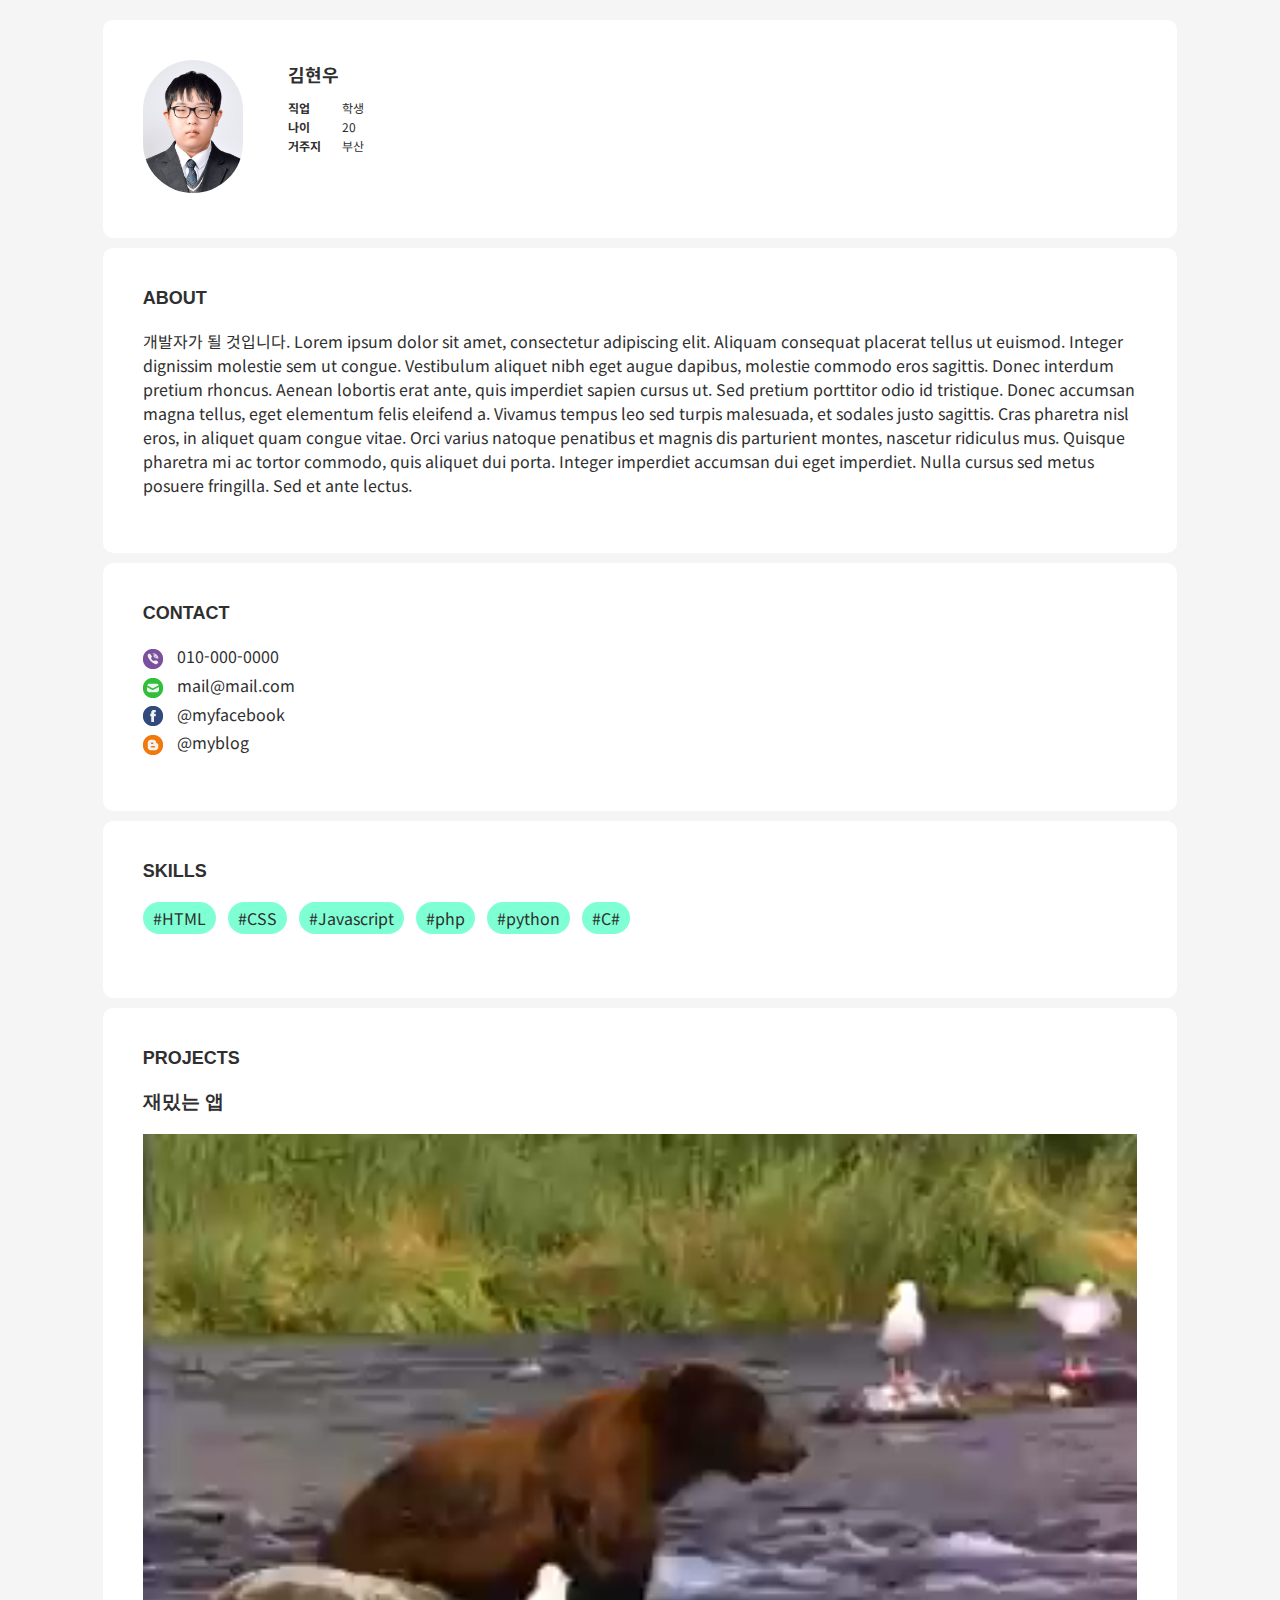
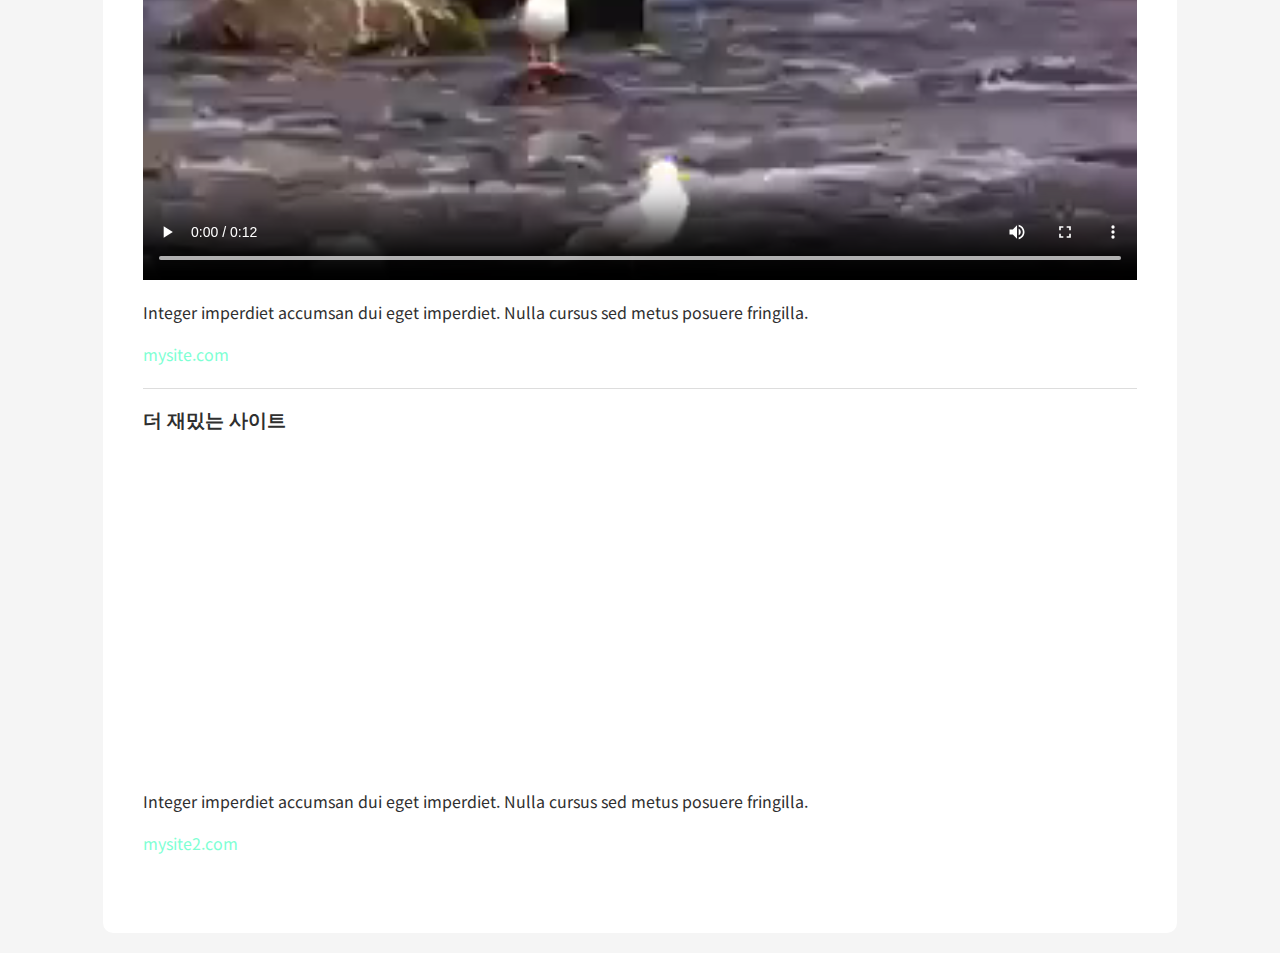
<file: SOURCE~1/index.html>
<!DOCTYPE html>
<html lang="ko">
<head>
    <meta charset="UTF-8">
    <title>김현우의 이력서</title>
    <link rel="stylesheet" href="css/style.css">
</head>
<body>
    <div class="wrapper">
        <h1>김현우의 이력서</h1> 
    
        <section id="my_info">
            <h2>My info</h2> 
            <img src="images/kim.jpg" alt="김현우의 얼굴 사진" />
            <table>
                <tbody>
                    <tr id="myname">
                        <th>이름</th>
                        <td>김현우</td>
                    </tr>
                    <tr>
                        <th>직업</th>
                        <td>학생</td>
                    </tr>
                    <tr>
                        <th>나이</th>
                        <td>20</td>
                    </tr>
                    <tr>
                        <th>거주지</th>
                        <td>부산</td>
                    </tr>
                </tbody>
            </table>
        </section>
            
        <section id=""about>
            <h2>About</h2>
            <p>개발자가 될 것입니다. Lorem ipsum dolor sit amet, consectetur adipiscing elit. Aliquam consequat placerat tellus ut euismod. Integer dignissim molestie sem ut congue. Vestibulum aliquet nibh eget augue dapibus, molestie commodo eros sagittis. Donec interdum pretium rhoncus. Aenean lobortis erat ante, quis imperdiet sapien cursus ut. Sed pretium porttitor odio id tristique. Donec accumsan magna tellus, eget elementum felis eleifend a. Vivamus tempus leo sed turpis malesuada, et sodales justo sagittis. Cras pharetra nisl eros, in aliquet quam congue vitae. Orci varius natoque penatibus et magnis dis parturient montes, nascetur ridiculus mus. Quisque pharetra mi ac tortor commodo, quis aliquet dui porta. Integer imperdiet accumsan dui eget imperdiet. Nulla cursus sed metus posuere fringilla. Sed et ante lectus.</p>   
        </section>
        
        <section id="contact">
            <h2>Contact</h2>
            <ul>
                <li>
                    <a href="tel:0100000000">010-000-0000</a>
                </li>
                <li>
                    <a href="mailto:mail@mail.com" target="_blank">mail@mail.com</a>
                </li>
                <li>
                    <a href="https://facebook.com/myfacebook" target="_blank">@myfacebook</a>
                </li>
                <li>
                    <a href="https://naver.blog.com/myblog" target="_blank">@myblog</a>
                    </li>
            </ul>  
        </section>
        
        <section id="skill">
            <h2>Skills</h2>
            <ol>
                <li>HTML</li>
                <li>CSS</li>
                <li>Javascript</li>
                <li>php</li>
                <li>python</li>
                <li>C#</li>
            </ol>
        </section>
        
        <section id="project">
            <h2>Projects</h2>
            <ol>
                <li>
                    <h3>재밌는 앱</h3>
                    <video src="movie.mp4" controls></video>
                    <p>Integer imperdiet accumsan dui eget imperdiet. Nulla cursus sed metus posuere fringilla.</p>
                    <a href="https://mysite.com" target="_blank">mysite.com</a>
                </li>
                <li>
                    <h3>더 재밌는 사이트</h3>
                    <iframe width="100%" height="315" src="https://www.youtube.com/embed/KF6t61yuPCY" title="YouTube video player" frameborder="0" allow="accelerometer; autoplay; clipboard-write; encrypted-media; gyroscope; picture-in-picture" allowfullscreen></iframe>
                    <p>Integer imperdiet accumsan dui eget imperdiet. Nulla cursus sed metus posuere fringilla.</p>
                    <a href="https://mysite2.com" target="_blank">mysite2.com</a>
                </li>
            </ol>    
        </section>
    </div>
    

</body>
</html>
</file>
<file: SOURCE~1/css/style.css>
@charset "UTF-8";
@import url('https://fonts.googleapis.com/css2?family=Noto+Sans+KR&display=swap');

body {
    background-color: #f5f5f5;
    color: #2f2f2f;
    font-family: 'Noto Sans KR', sans-serif;
    font-size: 16px;
}

section {
    background-color: white;
    border-radius: 10px;
    padding: 40px;
    margin-bottom: 10px;
}

.wrapper {
    width: 85%;
    margin: 20px auto;
}

h1 {
    display: none;
}

h2, h3 {
    font-family: sans-serif;
}

h2 {
    margin: 0 0 20px 0;
    text-transform: uppercase;
    font-size: 18px;
}

#my_info h2 {
    display: none;
}

#my_info img {
    width: 100px;
    height: auto;
    border-radius: 50px;
    margin-right: 40px;
} 

table {
    display: inline-block;
    border-collapse: collapse;
    border-spacing: 0;
    vertical-align: top;
}

th {
    text-align: left;
    padding-right: 20px;
}

th, td {
    font-size: 12px;
}

#myname th {
    display: none;
}

#myname td {
    display: block;
    font-size: 18px;
    font-weight: bold;
    margin-bottom: 10px;
}

a {
    color: inherit;
    text-decoration: none;
}

a:hover {
    text-decoration: underline;
    color: blue;
}

ul {
    list-style: none;
    padding: 0;
}

ul li {
    margin-bottom: 4px;
}

ul li::before {
    display: inline-block;
    width: 20px;
    height: 20px;
    vertical-align: middle;
    margin-right: 10px;
}

ul li:nth-child(1)::before {
    content: url('../images/ico_mobile.png');
}
ul li:nth-child(2)::before {
    content: url('../images/ico_email.png');
}
ul li:nth-child(3)::before {
    content: url('../images/ico_facebook.png');
}
ul li:nth-child(4)::before {
    content: url('../images/ico_blog.png');
}

#skill ol {
    list-style: none;
    padding: 0;
}

#skill li {
    display: inline-block;
    background-color: aquamarine;
    padding: 4px 10px;
    border-radius: 32px;
    margin: 0 8px 8px 0;
}

#skill li::before {
    content: "#";
}

#project ol {
    list-style: none;
    padding: 0;
}

#project li {
    border-bottom: 1px solid #ddd;
    padding-bottom: 20px;
}

#project li:last-child {
    border-bottom: none;
}

#project video {
    width: 100%;
}

#project a {
    color: aquamarine;
    display: inline-block;
    border-radius: 4px;
    padding: 2px 8px 2px 0;
}

#project a:hover {
    background-color: #2f2f2f;
    text-decoration: none;
    padding: 2px 8px;
    transition: padding 0.2s;
}
</file>
